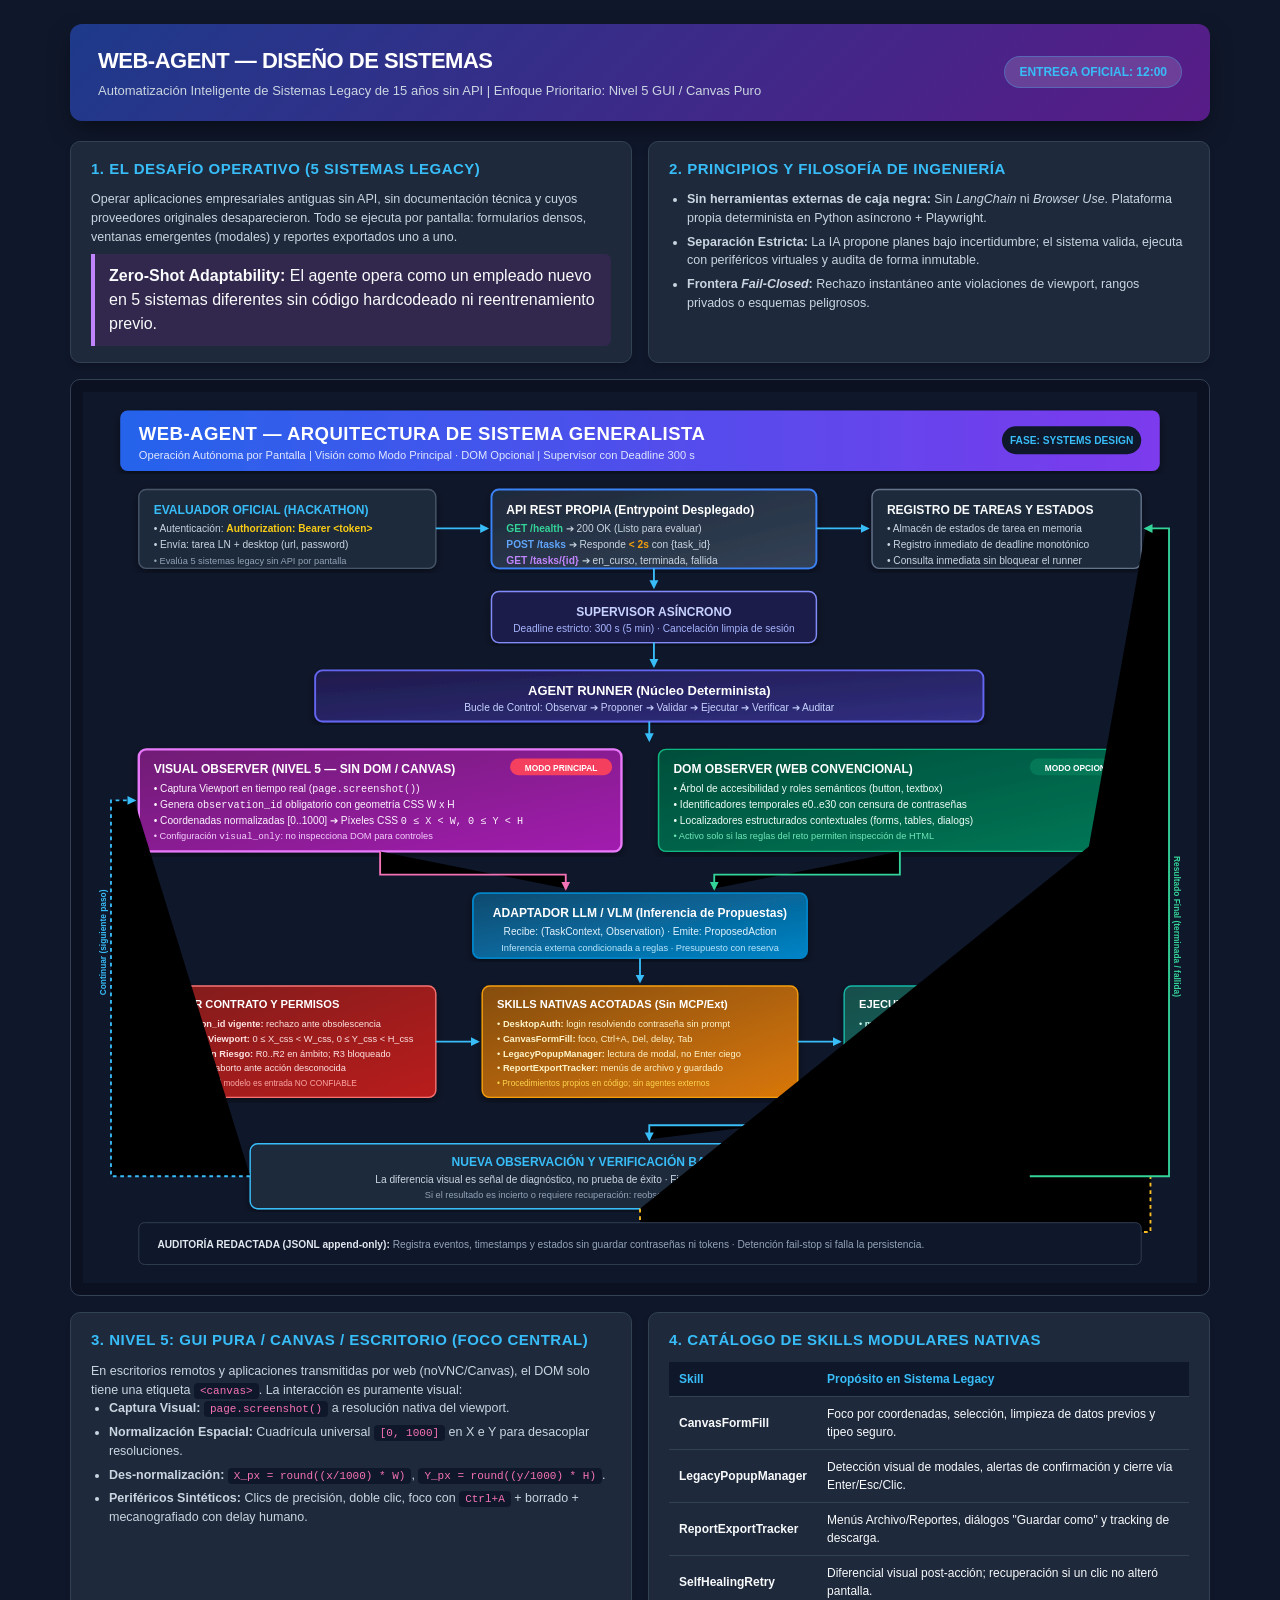
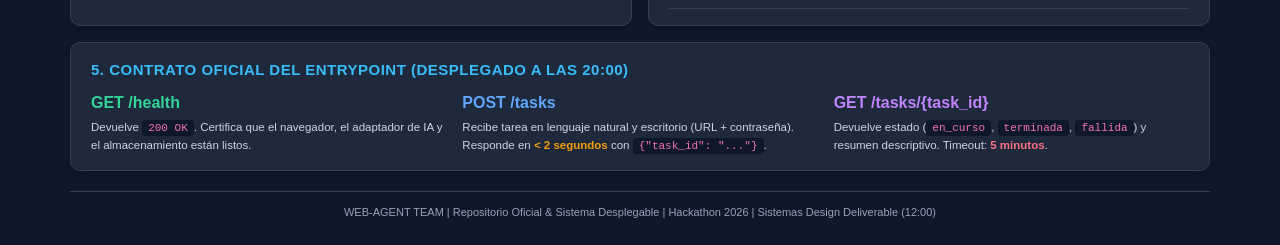
<file: Diseño/doc_diseno_sistemas.html>
<!DOCTYPE html>
<html lang="es">
<head>
  <meta charset="UTF-8">
  <meta name="viewport" content="width=device-width, initial-scale=1.0">
  <title>Diseño de Sistemas — WEB-AGENT</title>
  <style>
    :root {
      --bg: #0f172a;
      --card-bg: #1e293b;
      --text: #f8fafc;
      --text-muted: #94a3b8;
      --accent: #38bdf8;
      --accent-purple: #c084fc;
      --accent-emerald: #34d399;
      --accent-rose: #fb7185;
      --border: #334155;
    }

    @media print {
      body {
        background: #ffffff !important;
        color: #0f172a !important;
        font-size: 9.5pt !important;
        padding: 0 !important;
        margin: 0 !important;
      }
      .card {
        background: #f8fafc !important;
        border: 1px solid #cbd5e1 !important;
        box-shadow: none !important;
        page-break-inside: avoid;
        margin-bottom: 10px !important;
      }
      .badge, th {
        background: #e2e8f0 !important;
        color: #0f172a !important;
      }
      h1, h2, h3, strong {
        color: #0f172a !important;
      }
      .no-print {
        display: none !important;
      }
      .svg-container {
        max-height: 380px !important;
      }
    }

    * {
      box-sizing: border-box;
      margin: 0;
      padding: 0;
    }

    body {
      font-family: -apple-system, BlinkMacSystemFont, "Segoe UI", Roboto, Helvetica, Arial, sans-serif;
      background: var(--bg);
      color: var(--text);
      line-height: 1.5;
      padding: 24px;
    }

    .container {
      max-width: 1140px;
      margin: 0 auto;
    }

    header {
      background: linear-gradient(135deg, #1e3a8a, #581c87);
      padding: 20px 28px;
      border-radius: 12px;
      margin-bottom: 20px;
      display: flex;
      justify-content: space-between;
      align-items: center;
      box-shadow: 0 10px 25px -5px rgba(0, 0, 0, 0.5);
    }

    h1 {
      font-size: 22px;
      font-weight: 800;
      letter-spacing: -0.5px;
      color: #ffffff;
    }

    .subtitle {
      color: #cbd5e1;
      font-size: 13px;
      margin-top: 4px;
    }

    .badge {
      display: inline-block;
      padding: 6px 14px;
      background: rgba(255, 255, 255, 0.15);
      backdrop-filter: blur(8px);
      border-radius: 20px;
      font-size: 12px;
      font-weight: 700;
      color: #38bdf8;
      border: 1px solid rgba(56, 189, 248, 0.3);
    }

    .grid-2 {
      display: grid;
      grid-template-columns: 1fr 1fr;
      gap: 16px;
      margin-bottom: 16px;
    }

    .grid-3 {
      display: grid;
      grid-template-columns: repeat(3, 1fr);
      gap: 16px;
      margin-bottom: 16px;
    }

    .card {
      background: var(--card-bg);
      border: 1px solid var(--border);
      border-radius: 10px;
      padding: 16px 20px;
      box-shadow: 0 4px 6px -1px rgba(0, 0, 0, 0.2);
    }

    h2 {
      font-size: 15px;
      font-weight: 700;
      margin-bottom: 10px;
      display: flex;
      align-items: center;
      gap: 8px;
      color: var(--accent);
      text-transform: uppercase;
      letter-spacing: 0.5px;
    }

    p, li {
      font-size: 12.5px;
      color: #cbd5e1;
    }

    ul {
      padding-left: 18px;
    }

    li {
      margin-bottom: 5px;
    }

    table {
      width: 100%;
      border-collapse: collapse;
      font-size: 12px;
      margin-top: 6px;
    }

    th, td {
      padding: 8px 10px;
      text-align: left;
      border-bottom: 1px solid var(--border);
    }

    th {
      background: #0f172a;
      color: #38bdf8;
      font-weight: 600;
    }

    .code-pill {
      font-family: monospace;
      background: #0f172a;
      padding: 2px 6px;
      border-radius: 4px;
      color: #f472b6;
      font-size: 11px;
    }

    .svg-container {
      width: 100%;
      background: #0b1120;
      border-radius: 10px;
      border: 1px solid var(--border);
      overflow: hidden;
      margin-bottom: 16px;
      padding: 12px;
    }

    .svg-container img, .svg-container object {
      width: 100%;
      height: auto;
      display: block;
    }

    .highlight-box {
      background: rgba(162, 28, 175, 0.15);
      border-left: 4px solid #c084fc;
      padding: 10px 14px;
      border-radius: 0 6px 6px 0;
      margin-top: 8px;
    }

    footer {
      text-align: center;
      font-size: 11px;
      color: var(--text-muted);
      margin-top: 20px;
      padding-top: 12px;
      border-top: 1px solid var(--border);
    }
  </style>
</head>
<body>

<div class="container">
  <header>
    <div>
      <h1>WEB-AGENT — DISEÑO DE SISTEMAS</h1>
      <div class="subtitle">Automatización Inteligente de Sistemas Legacy de 15 años sin API | Enfoque Prioritario: Nivel 5 GUI / Canvas Puro</div>
    </div>
    <div>
      <span class="badge">ENTREGA OFICIAL: 12:00</span>
    </div>
  </header>

  <!-- Resumen y Planteamiento -->
  <div class="grid-2">
    <div class="card">
      <h2>1. El Desafío Operativo (5 Sistemas Legacy)</h2>
      <p>
        Operar aplicaciones empresariales antiguas sin API, sin documentación técnica y cuyos proveedores originales desaparecieron. Todo se ejecuta por pantalla: formularios densos, ventanas emergentes (modales) y reportes exportados uno a uno.
      </p>
      <div class="highlight-box">
        <strong>Zero-Shot Adaptability:</strong> El agente opera como un empleado nuevo en 5 sistemas diferentes sin código hardcodeado ni reentrenamiento previo.
      </div>
    </div>

    <div class="card">
      <h2>2. Principios y Filosofía de Ingeniería</h2>
      <ul>
        <li><strong>Sin herramientas externas de caja negra:</strong> Sin <em>LangChain</em> ni <em>Browser Use</em>. Plataforma propia determinista en Python asíncrono + Playwright.</li>
        <li><strong>Separación Estricta:</strong> La IA propone planes bajo incertidumbre; el sistema valida, ejecuta con periféricos virtuales y audita de forma inmutable.</li>
        <li><strong>Frontera <em>Fail-Closed</em>:</strong> Rechazo instantáneo ante violaciones de viewport, rangos privados o esquemas peligrosos.</li>
      </ul>
    </div>
  </div>

  <!-- Diagrama de Arquitectura Incrustado -->
  <div class="svg-container">
    <object data="diagrama_arquitectura.svg" type="image/svg+xml" style="width: 100%; min-height: 480px;"></object>
  </div>

  <!-- Nivel 5 y Skills -->
  <div class="grid-2">
    <div class="card">
      <h2>3. Nivel 5: GUI Pura / Canvas / Escritorio (Foco Central)</h2>
      <p>
        En escritorios remotos y aplicaciones transmitidas por web (noVNC/Canvas), el DOM solo tiene una etiqueta <span class="code-pill">&lt;canvas&gt;</span>. La interacción es puramente visual:
      </p>
      <ul>
        <li><strong>Captura Visual:</strong> <span class="code-pill">page.screenshot()</span> a resolución nativa del viewport.</li>
        <li><strong>Normalización Espacial:</strong> Cuadrícula universal <span class="code-pill">[0, 1000]</span> en X e Y para desacoplar resoluciones.</li>
        <li><strong>Des-normalización:</strong> <span class="code-pill">X_px = round((x/1000) * W)</span>, <span class="code-pill">Y_px = round((y/1000) * H)</span>.</li>
        <li><strong>Periféricos Sintéticos:</strong> Clics de precisión, doble clic, foco con <span class="code-pill">Ctrl+A</span> + borrado + mecanografiado con delay humano.</li>
      </ul>
    </div>

    <div class="card">
      <h2>4. Catálogo de Skills Modulares Nativas</h2>
      <table>
        <thead>
          <tr>
            <th>Skill</th>
            <th>Propósito en Sistema Legacy</th>
          </tr>
        </thead>
        <tbody>
          <tr>
            <td><strong>CanvasFormFill</strong></td>
            <td>Foco por coordenadas, selección, limpieza de datos previos y tipeo seguro.</td>
          </tr>
          <tr>
            <td><strong>LegacyPopupManager</strong></td>
            <td>Detección visual de modales, alertas de confirmación y cierre vía Enter/Esc/Clic.</td>
          </tr>
          <tr>
            <td><strong>ReportExportTracker</strong></td>
            <td>Menús Archivo/Reportes, diálogos "Guardar como" y tracking de descarga.</td>
          </tr>
          <tr>
            <td><strong>SelfHealingRetry</strong></td>
            <td>Diferencial visual post-acción; recuperación si un clic no alteró pantalla.</td>
          </tr>
        </tbody>
      </table>
    </div>
  </div>

  <!-- Contrato del Entrypoint -->
  <div class="card" style="margin-bottom: 16px;">
    <h2>5. Contrato Oficial del Entrypoint (Desplegado a las 20:00)</h2>
    <div class="grid-3" style="margin-bottom: 0;">
      <div>
        <strong style="color: #34d399;">GET /health</strong>
        <p style="font-size: 11.5px; margin-top: 4px;">Devuelve <span class="code-pill">200 OK</span>. Certifica que el navegador, el adaptador de IA y el almacenamiento están listos.</p>
      </div>
      <div>
        <strong style="color: #60a5fa;">POST /tasks</strong>
        <p style="font-size: 11.5px; margin-top: 4px;">Recibe tarea en lenguaje natural y escritorio (URL + contraseña). Responde en <strong style="color: #f59e0b;">&lt; 2 segundos</strong> con <span class="code-pill">{"task_id": "..."}</span>.</p>
      </div>
      <div>
        <strong style="color: #c084fc;">GET /tasks/{task_id}</strong>
        <p style="font-size: 11.5px; margin-top: 4px;">Devuelve estado (<span class="code-pill">en_curso</span>, <span class="code-pill">terminada</span>, <span class="code-pill">fallida</span>) y resumen descriptivo. Timeout: <strong style="color: #fb7185;">5 minutos</strong>.</p>
      </div>
    </div>
  </div>

  <footer>
    WEB-AGENT TEAM | Repositorio Oficial & Sistema Desplegable | Hackathon 2026 | Sistemas Design Deliverable (12:00)
  </footer>
</div>

</body>
</html>
</file>
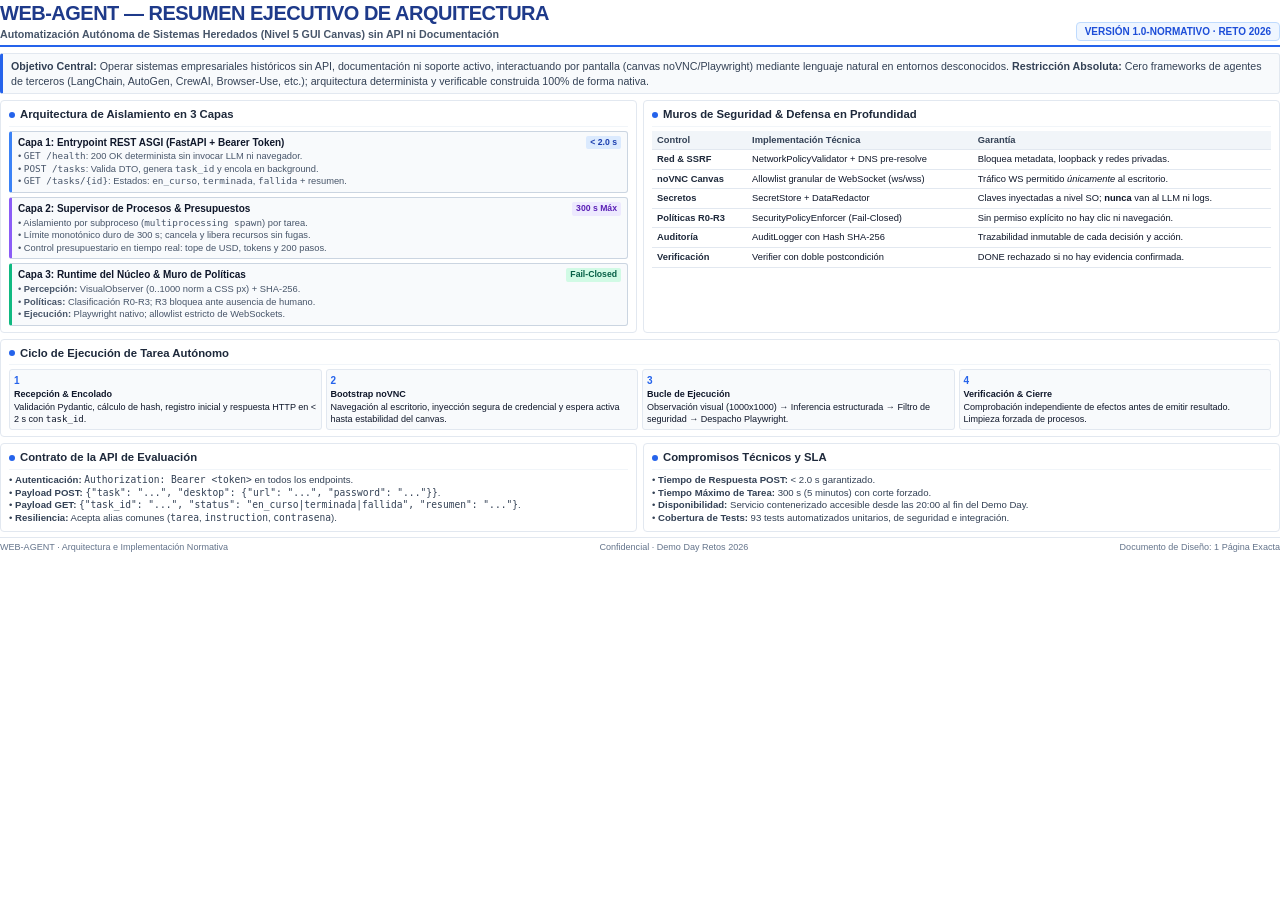
<file: Diseño/resumen_ejecutivo_unapagina.html>
<!DOCTYPE html>
<html lang="es">
<head>
  <meta charset="UTF-8">
  <meta name="viewport" content="width=device-width, initial-scale=1.0">
  <title>Resumen Ejecutivo — WEB-AGENT</title>
  <style>
    @page {
      size: A4 portrait;
      margin: 8mm;
    }
    *, *::before, *::after {
      box-sizing: border-box;
      margin: 0;
      padding: 0;
    }
    body {
      font-family: -apple-system, BlinkMacSystemFont, "Segoe UI", Roboto, Helvetica, Arial, sans-serif;
      font-size: 8.5pt;
      line-height: 1.35;
      color: #0f172a;
      background: #ffffff;
      width: 100%;
      height: 100%;
    }
    .header {
      border-bottom: 2px solid #2563eb;
      padding-bottom: 4px;
      margin-bottom: 6px;
      display: flex;
      justify-content: space-between;
      align-items: flex-end;
    }
    .header h1 {
      font-size: 15pt;
      font-weight: 800;
      color: #1e3a8a;
      letter-spacing: -0.5px;
    }
    .header .subtitle {
      font-size: 8pt;
      font-weight: 600;
      color: #475569;
    }
    .header .badge {
      font-size: 7.5pt;
      font-weight: 700;
      background: #eff6ff;
      color: #1d4ed8;
      border: 1px solid #bfdbfe;
      padding: 2px 8px;
      border-radius: 4px;
    }
    .intro {
      background: #f8fafc;
      border: 1px solid #e2e8f0;
      border-left: 3px solid #2563eb;
      padding: 5px 8px;
      border-radius: 3px;
      margin-bottom: 6px;
      font-size: 8pt;
      color: #334155;
    }
    .grid-2 {
      display: grid;
      grid-template-columns: 1fr 1fr;
      gap: 6px;
      margin-bottom: 6px;
    }
    .card {
      border: 1px solid #e2e8f0;
      border-radius: 4px;
      padding: 6px 8px;
      background: #ffffff;
    }
    .card-title {
      font-size: 8.5pt;
      font-weight: 700;
      color: #1e293b;
      margin-bottom: 4px;
      display: flex;
      align-items: center;
      gap: 5px;
      border-bottom: 1px solid #f1f5f9;
      padding-bottom: 3px;
    }
    .card-title span.icon {
      display: inline-block;
      width: 6px;
      height: 6px;
      background: #2563eb;
      border-radius: 50%;
    }
    .arch-flow {
      display: flex;
      flex-direction: column;
      gap: 4px;
    }
    .arch-box {
      border: 1px solid #cbd5e1;
      border-radius: 3px;
      padding: 4px 6px;
      background: #f8fafc;
    }
    .arch-box.c1 { border-left: 3px solid #3b82f6; }
    .arch-box.c2 { border-left: 3px solid #8b5cf6; }
    .arch-box.c3 { border-left: 3px solid #10b981; }
    .arch-box-title {
      font-weight: 700;
      font-size: 7.5pt;
      color: #0f172a;
      display: flex;
      justify-content: space-between;
    }
    .arch-box-content {
      font-size: 7pt;
      color: #475569;
      margin-top: 1px;
    }
    table {
      width: 100%;
      border-collapse: collapse;
      font-size: 7pt;
    }
    th, td {
      padding: 3px 5px;
      text-align: left;
      border-bottom: 1px solid #e2e8f0;
    }
    th {
      background: #f1f5f9;
      font-weight: 700;
      color: #334155;
    }
    td.domain {
      font-weight: 600;
      color: #1e293b;
      white-space: nowrap;
    }
    .tag {
      display: inline-block;
      padding: 1px 4px;
      font-size: 6.5pt;
      font-weight: 600;
      border-radius: 2px;
      background: #e2e8f0;
      color: #334155;
    }
    .tag-blue { background: #dbeafe; color: #1e40af; }
    .tag-green { background: #d1fae5; color: #065f46; }
    .tag-purple { background: #ede9fe; color: #5b21b6; }
    .tag-red { background: #fee2e2; color: #991b1b; }
    .lifecycle {
      display: grid;
      grid-template-columns: repeat(4, 1fr);
      gap: 4px;
      margin-top: 4px;
    }
    .step-box {
      border: 1px solid #e2e8f0;
      border-radius: 3px;
      padding: 4px;
      background: #f8fafc;
      font-size: 6.8pt;
    }
    .step-box-num {
      font-weight: 800;
      color: #2563eb;
      font-size: 7.5pt;
    }
    .step-box-title {
      font-weight: 700;
      color: #0f172a;
      margin-bottom: 1px;
    }
    .footer {
      border-top: 1px solid #e2e8f0;
      padding-top: 3px;
      margin-top: 5px;
      display: flex;
      justify-content: space-between;
      font-size: 6.8pt;
      color: #64748b;
    }
  </style>
</head>
<body>

  <div class="header">
    <div>
      <h1>WEB-AGENT — RESUMEN EJECUTIVO DE ARQUITECTURA</h1>
      <div class="subtitle">Automatización Autónoma de Sistemas Heredados (Nivel 5 GUI Canvas) sin API ni Documentación</div>
    </div>
    <div class="badge">VERSIÓN 1.0-NORMATIVO · RETO 2026</div>
  </div>

  <div class="intro">
    <strong>Objetivo Central:</strong> Operar sistemas empresariales históricos sin API, documentación ni soporte activo, interactuando por pantalla (canvas noVNC/Playwright) mediante lenguaje natural en entornos desconocidos. <strong>Restricción Absoluta:</strong> Cero frameworks de agentes de terceros (LangChain, AutoGen, CrewAI, Browser-Use, etc.); arquitectura determinista y verificable construida 100% de forma nativa.
  </div>

  <div class="grid-2">
    <!-- Arquitectura de 3 Capas -->
    <div class="card">
      <div class="card-title"><span class="icon"></span> Arquitectura de Aislamiento en 3 Capas</div>
      <div class="arch-flow">
        <div class="arch-box c1">
          <div class="arch-box-title">
            <span>Capa 1: Entrypoint REST ASGI (FastAPI + Bearer Token)</span>
            <span class="tag tag-blue">&lt; 2.0 s</span>
          </div>
          <div class="arch-box-content">
            • <code>GET /health</code>: 200 OK determinista sin invocar LLM ni navegador.<br>
            • <code>POST /tasks</code>: Valida DTO, genera <code>task_id</code> y encola en background.<br>
            • <code>GET /tasks/{id}</code>: Estados: <code>en_curso</code>, <code>terminada</code>, <code>fallida</code> + resumen.
          </div>
        </div>

        <div class="arch-box c2">
          <div class="arch-box-title">
            <span>Capa 2: Supervisor de Procesos & Presupuestos</span>
            <span class="tag tag-purple">300 s Máx</span>
          </div>
          <div class="arch-box-content">
            • Aislamiento por subproceso (<code>multiprocessing spawn</code>) por tarea.<br>
            • Límite monotónico duro de 300 s; cancela y libera recursos sin fugas.<br>
            • Control presupuestario en tiempo real: tope de USD, tokens y 200 pasos.
          </div>
        </div>

        <div class="arch-box c3">
          <div class="arch-box-title">
            <span>Capa 3: Runtime del Núcleo & Muro de Políticas</span>
            <span class="tag tag-green">Fail-Closed</span>
          </div>
          <div class="arch-box-content">
            • <strong>Percepción:</strong> VisualObserver (0..1000 norm a CSS px) + SHA-256.<br>
            • <strong>Políticas:</strong> Clasificación R0-R3; R3 bloquea ante ausencia de humano.<br>
            • <strong>Ejecución:</strong> Playwright nativo; allowlist estricto de WebSockets.
          </div>
        </div>
      </div>
    </div>

    <!-- Seguridad y Modelo de Amenazas -->
    <div class="card">
      <div class="card-title"><span class="icon"></span> Muros de Seguridad & Defensa en Profundidad</div>
      <table>
        <thead>
          <tr>
            <th>Control</th>
            <th>Implementación Técnica</th>
            <th>Garantía</th>
          </tr>
        </thead>
        <tbody>
          <tr>
            <td class="domain">Red & SSRF</td>
            <td>NetworkPolicyValidator + DNS pre-resolve</td>
            <td>Bloquea metadata, loopback y redes privadas.</td>
          </tr>
          <tr>
            <td class="domain">noVNC Canvas</td>
            <td>Allowlist granular de WebSocket (ws/wss)</td>
            <td>Tráfico WS permitido <em>únicamente</em> al escritorio.</td>
          </tr>
          <tr>
            <td class="domain">Secretos</td>
            <td>SecretStore + DataRedactor</td>
            <td>Claves inyectadas a nivel SO; <strong>nunca</strong> van al LLM ni logs.</td>
          </tr>
          <tr>
            <td class="domain">Políticas R0-R3</td>
            <td>SecurityPolicyEnforcer (Fail-Closed)</td>
            <td>Sin permiso explícito no hay clic ni navegación.</td>
          </tr>
          <tr>
            <td class="domain">Auditoría</td>
            <td>AuditLogger con Hash SHA-256</td>
            <td>Trazabilidad inmutable de cada decisión y acción.</td>
          </tr>
          <tr>
            <td class="domain">Verificación</td>
            <td>Verifier con doble postcondición</td>
            <td>DONE rechazado si no hay evidencia confirmada.</td>
          </tr>
        </tbody>
      </table>
    </div>
  </div>

  <!-- Ciclo de Vida -->
  <div class="card" style="margin-bottom: 6px;">
    <div class="card-title"><span class="icon"></span> Ciclo de Ejecución de Tarea Autónomo</div>
    <div class="lifecycle">
      <div class="step-box">
        <div class="step-box-num">1</div>
        <div class="step-box-title">Recepción & Encolado</div>
        Validación Pydantic, cálculo de hash, registro inicial y respuesta HTTP en &lt; 2 s con <code>task_id</code>.
      </div>
      <div class="step-box">
        <div class="step-box-num">2</div>
        <div class="step-box-title">Bootstrap noVNC</div>
        Navegación al escritorio, inyección segura de credencial y espera activa hasta estabilidad del canvas.
      </div>
      <div class="step-box">
        <div class="step-box-num">3</div>
        <div class="step-box-title">Bucle de Ejecución</div>
        Observación visual (1000x1000) → Inferencia estructurada → Filtro de seguridad → Despacho Playwright.
      </div>
      <div class="step-box">
        <div class="step-box-num">4</div>
        <div class="step-box-title">Verificación & Cierre</div>
        Comprobación independiente de efectos antes de emitir resultado. Limpieza forzada de procesos.
      </div>
    </div>
  </div>

  <!-- Métricas y Contratos -->
  <div class="grid-2" style="margin-bottom: 0;">
    <div class="card">
      <div class="card-title"><span class="icon"></span> Contrato de la API de Evaluación</div>
      <div style="font-size: 7.2pt; color: #334155;">
        • <strong>Autenticación:</strong> <code>Authorization: Bearer &lt;token&gt;</code> en todos los endpoints.<br>
        • <strong>Payload POST:</strong> <code>{"task": "...", "desktop": {"url": "...", "password": "..."}}</code>.<br>
        • <strong>Payload GET:</strong> <code>{"task_id": "...", "status": "en_curso|terminada|fallida", "resumen": "..."}</code>.<br>
        • <strong>Resiliencia:</strong> Acepta alias comunes (<code>tarea</code>, <code>instruction</code>, <code>contrasena</code>).
      </div>
    </div>
    <div class="card">
      <div class="card-title"><span class="icon"></span> Compromisos Técnicos y SLA</div>
      <div style="font-size: 7.2pt; color: #334155;">
        • <strong>Tiempo de Respuesta POST:</strong> &lt; 2.0 s garantizado.<br>
        • <strong>Tiempo Máximo de Tarea:</strong> 300 s (5 minutos) con corte forzado.<br>
        • <strong>Disponibilidad:</strong> Servicio contenerizado accesible desde las 20:00 al fin del Demo Day.<br>
        • <strong>Cobertura de Tests:</strong> 93 tests automatizados unitarios, de seguridad e integración.
      </div>
    </div>
  </div>

  <div class="footer">
    <span>WEB-AGENT · Arquitectura e Implementación Normativa</span>
    <span>Confidencial · Demo Day Retos 2026</span>
    <span>Documento de Diseño: 1 Página Exacta</span>
  </div>

</body>
</html>
</file>
